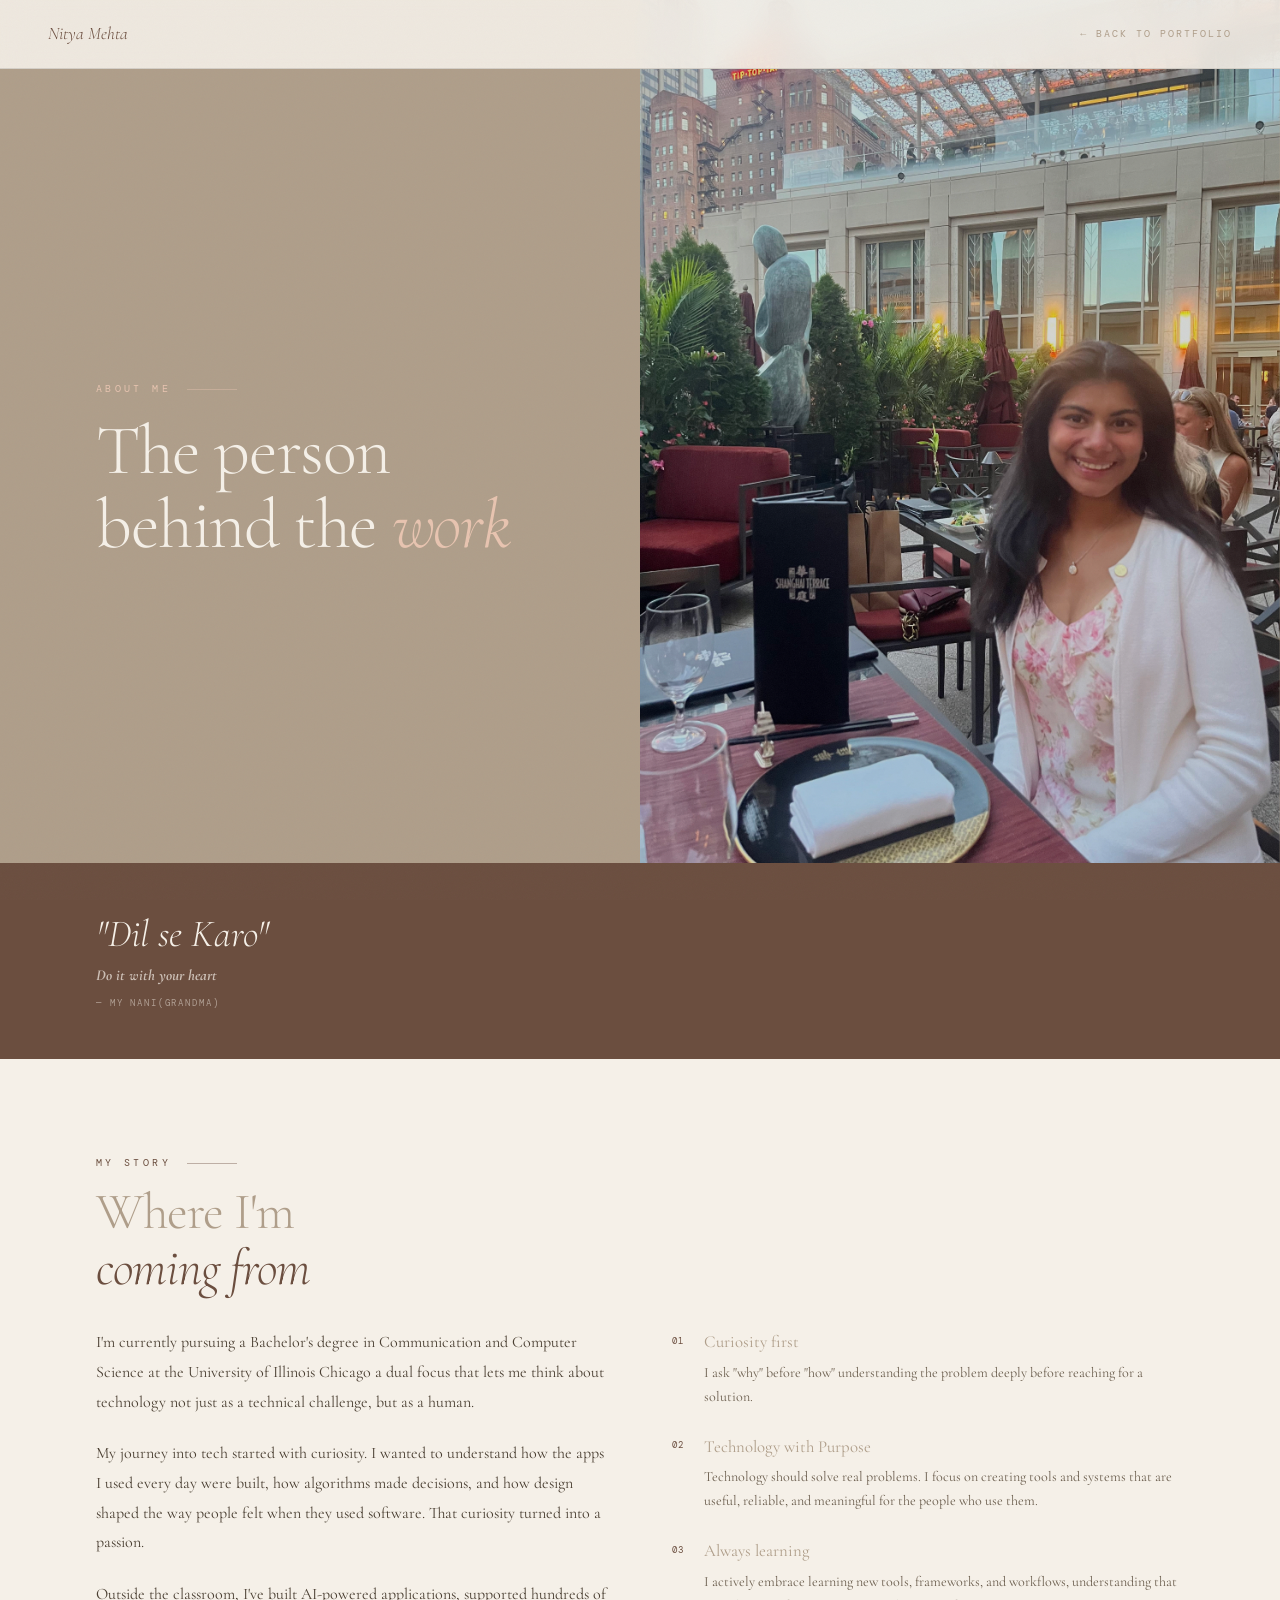
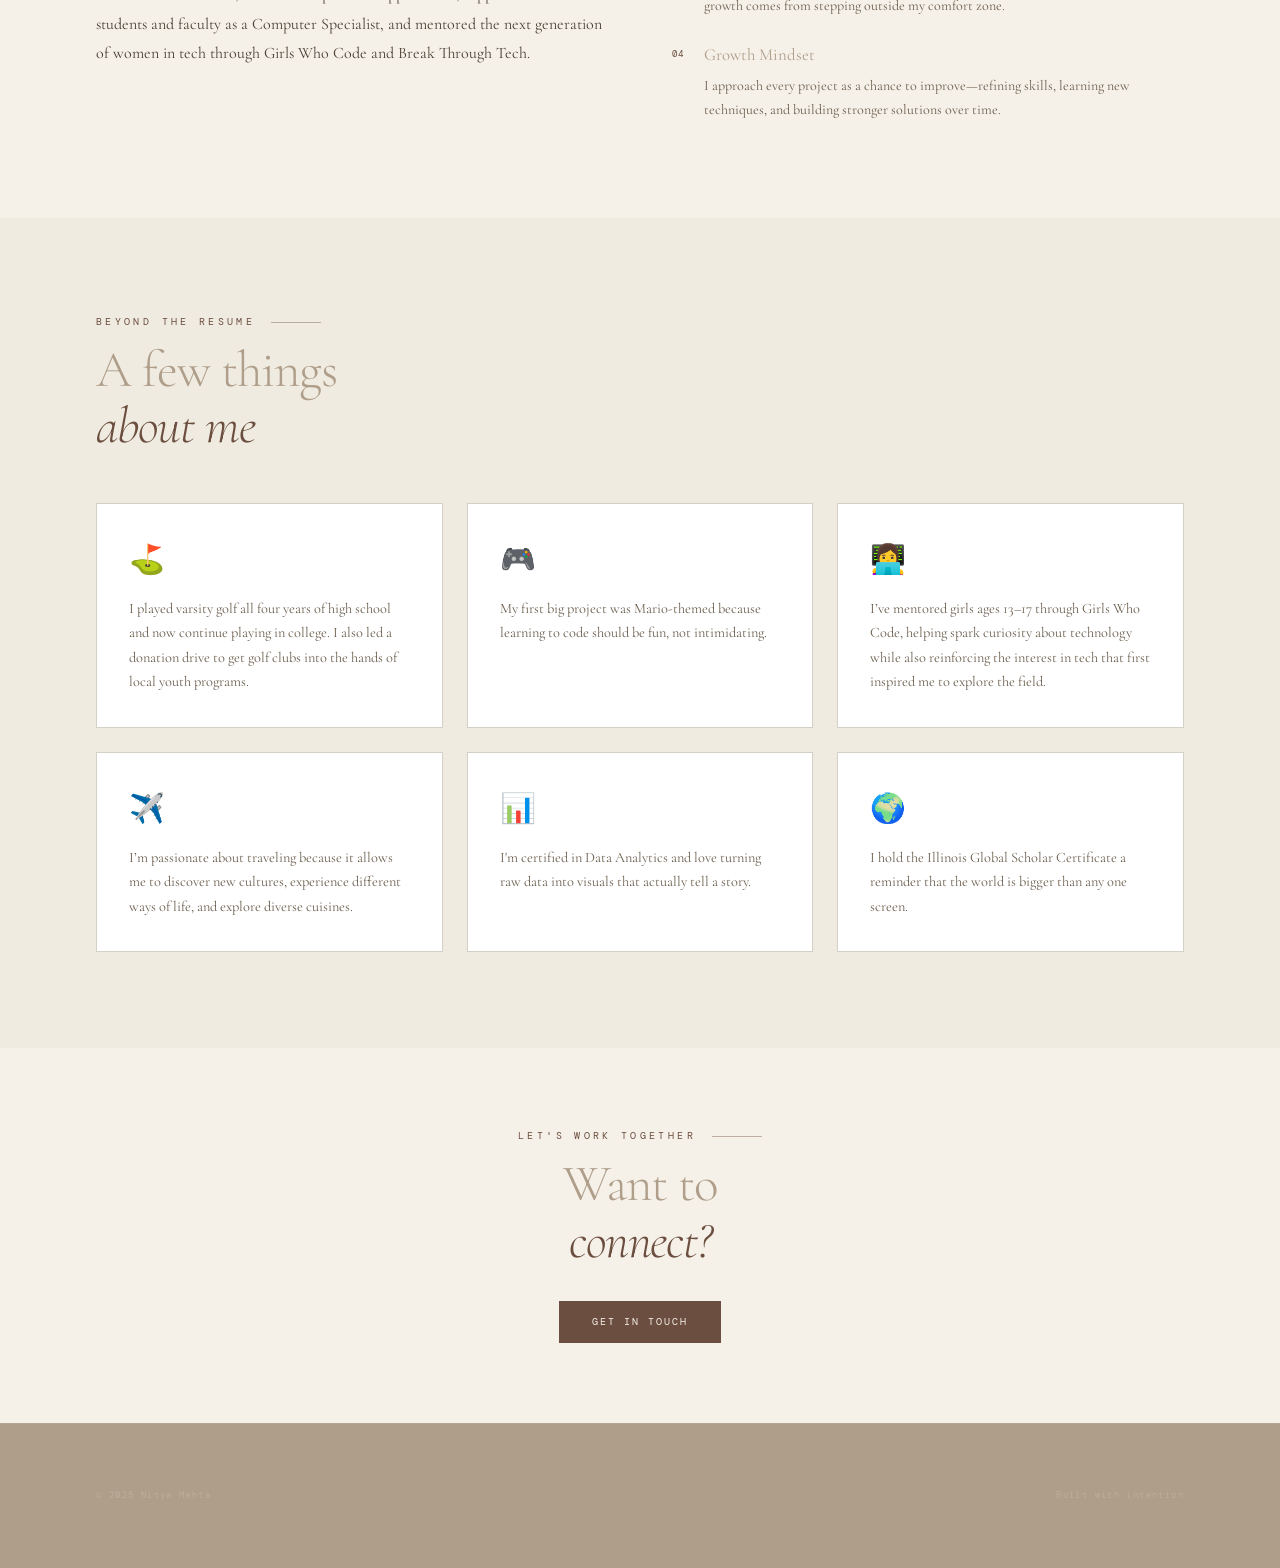
<file: more.html>
<!DOCTYPE HTML>
<html lang="en">
<head>
  <title>About Me — Nitya Mehta</title>
  <meta charset="utf-8" />
  <meta name="viewport" content="width=device-width, initial-scale=1, user-scalable=no" />
  <link href="https://fonts.googleapis.com/css2?family=Cormorant+Garamond:ital,wght@0,300;0,400;0,600;1,300;1,400&family=DM+Mono:wght@300;400&display=swap" rel="stylesheet">
  <style>
    *, *::before, *::after { box-sizing: border-box; margin: 0; padding: 0; }

    :root {
      --cream: #f5f0e8;
      --ink:   #af9e8a;
      --terra: #6b4e3f;
      --blush: #e8c4b0;
      --mist:  #d4cfc7;
      --font-display: 'Cormorant Garamond', Georgia, serif;
      --font-mono:    'DM Mono', monospace;
    }

    html { scroll-behavior: smooth; }

    body {
      background-color: var(--cream);
      color: var(--ink);
      font-family: var(--font-display);
      font-size: 18px;
      line-height: 1.7;
      overflow-x: hidden;
    }

    body::before {
      content: '';
      position: fixed;
      inset: 0;
      pointer-events: none;
      z-index: 9999;
      opacity: 0.03;
      background-image: url("data:image/svg+xml,%3Csvg viewBox='0 0 256 256' xmlns='http://www.w3.org/2000/svg'%3E%3Cfilter id='noise'%3E%3CfeTurbulence type='fractalNoise' baseFrequency='0.9' numOctaves='4' stitchTiles='stitch'/%3E%3C/filter%3E%3Crect width='100%25' height='100%25' filter='url(%23noise)'/%3E%3C/svg%3E");
      background-size: 180px;
    }

    ::-webkit-scrollbar { width: 4px; }
    ::-webkit-scrollbar-track { background: var(--cream); }
    ::-webkit-scrollbar-thumb { background: var(--terra); border-radius: 2px; }

    /* NAV */
    nav {
      position: fixed;
      top: 0; left: 0; right: 0;
      z-index: 100;
      display: flex;
      justify-content: space-between;
      align-items: center;
      padding: 1.2rem 3rem;
      background: rgba(245, 240, 232, 0.9);
      backdrop-filter: blur(12px);
      border-bottom: 1px solid var(--mist);
    }

    .nav-logo {
      font-family: var(--font-display);
      font-size: 1.1rem;
      font-weight: 300;
      font-style: italic;
      color: var(--terra);
      text-decoration: none;
    }

    .nav-back {
      font-family: var(--font-mono);
      font-size: 0.62rem;
      letter-spacing: 0.2em;
      text-transform: uppercase;
      color: var(--ink);
      text-decoration: none;
      transition: color 0.3s;
    }

    .nav-back:hover { color: var(--terra); }

    /* HERO BANNER */
    .about-hero {
      min-height: 55vh;
      background: var(--ink);
      display: grid;
      grid-template-columns: 1fr 1fr;
      overflow: hidden;
    }

    .about-hero-left {
      padding: 10rem 4rem 5rem 6rem;
      display: flex;
      flex-direction: column;
      justify-content: center;
    }

    .page-label {
      font-family: var(--font-mono);
      font-size: 0.6rem;
      letter-spacing: 0.35em;
      text-transform: uppercase;
      color: var(--blush);
      margin-bottom: 1rem;
      display: flex;
      align-items: center;
      gap: 1rem;
      animation: fadeUp 0.7s 0.2s both;
    }

    .page-label::after {
      content: ''; width: 50px; height: 1px;
      background: var(--blush); opacity: 0.4;
    }

    .page-title {
      font-size: clamp(3.5rem, 5.5vw, 6rem);
      font-weight: 300;
      line-height: 1.05;
      letter-spacing: -0.02em;
      color: var(--cream);
      animation: fadeUp 0.7s 0.35s both;
    }

    .page-title em { font-style: italic; color: var(--blush); }

    .about-hero-right {
      position: relative;
      overflow: hidden;
    }

    .about-hero-right img {
      width: 100%;
      height: 100%;
      object-fit: cover;
      object-position: top center;
      opacity: 0;
      animation: fadeIn 1.2s 0.4s forwards;
    }

    /* QUOTE BAND */
    .quote-band {
      background: var(--terra);
      padding: 3rem 6rem;
      display: flex;
      align-items: center;
      gap: 3rem;
    }

    .quote-mark {
      font-size: 6rem;
      line-height: 1;
      color: rgba(245,240,232,0.2);
      font-style: italic;
      flex-shrink: 0;
      margin-top: -1rem;
    }

    .quote-main {
      font-size: clamp(1.8rem, 3vw, 2.8rem);
      font-style: italic;
      font-weight: 300;
      color: var(--cream);
      line-height: 1.2;
    }

    .quote-sub {
      font-size: 0.95rem;
      color: rgba(245,240,232,0.7);
      font-style: italic;
      margin-top: 0.4rem;
    }

    .quote-attr {
      font-family: var(--font-mono);
      font-size: 0.58rem;
      letter-spacing: 0.2em;
      text-transform: uppercase;
      color: rgba(245,240,232,0.5);
      margin-top: 0.4rem;
    }

    /* SECTIONS */
    .content-section {
      padding: 6rem 6rem;
    }

    .content-section.dark {
      background: #f0ebe0;
    }

    .section-label {
      font-family: var(--font-mono);
      font-size: 0.6rem;
      letter-spacing: 0.35em;
      text-transform: uppercase;
      color: var(--terra);
      margin-bottom: 0.75rem;
      display: flex;
      align-items: center;
      gap: 1rem;
    }

    .section-label::after {
      content: ''; width: 50px; height: 1px;
      background: var(--terra); opacity: 0.4;
    }

    .section-title {
      font-size: clamp(2.5rem, 4vw, 4rem);
      font-weight: 300;
      letter-spacing: -0.02em;
      line-height: 1.1;
      margin-bottom: 2rem;
    }

    .section-title em { font-style: italic; color: var(--terra); }

    .two-col {
      display: grid;
      grid-template-columns: 1fr 1fr;
      gap: 4rem;
      align-items: start;
    }

    .body-text p {
      font-size: 1rem;
      color: #4a3f32;
      line-height: 1.85;
      margin-bottom: 1.4rem;
    }

    /* VALUES */
    .values-list {
      display: flex;
      flex-direction: column;
      gap: 1.5rem;
    }

    .value-item {
      display: flex;
      gap: 1.2rem;
      align-items: flex-start;
    }

    .value-num {
      font-family: var(--font-mono);
      font-size: 0.58rem;
      letter-spacing: 0.15em;
      color: var(--terra);
      padding-top: 0.35rem;
      flex-shrink: 0;
    }

    .value-content h4 {
      font-size: 1.05rem;
      font-weight: 400;
      margin-bottom: 0.25rem;
    }

    .value-content p {
      font-size: 0.88rem;
      color: #6b5e4e;
      line-height: 1.7;
    }

    /* FUN FACTS */
    .facts-grid {
      display: grid;
      grid-template-columns: repeat(3, 1fr);
      gap: 1.5rem;
      margin-top: 3rem;
    }

    .fact-card {
      padding: 2rem;
      background: #fff;
      border: 1px solid var(--mist);
      position: relative;
      overflow: hidden;
      transition: transform 0.3s;
    }

    .fact-card:hover { transform: translateY(-4px); }

    .fact-emoji {
      font-size: 1.8rem;
      margin-bottom: 0.75rem;
      display: block;
    }

    .fact-text {
      font-size: 0.9rem;
      color: #6b5e4e;
      line-height: 1.7;
    }

    .fact-card::before {
      content: '';
      position: absolute;
      top: 0; left: 0; right: 0;
      height: 2px;
      background: var(--terra);
      transform: scaleX(0);
      transform-origin: left;
      transition: transform 0.3s;
    }

    .fact-card:hover::before { transform: scaleX(1); }

    /* BTN */
    .btn-primary {
      display: inline-block;
      padding: 0.7rem 2rem;
      background: var(--terra);
      color: var(--cream);
      font-family: var(--font-mono);
      font-size: 0.65rem;
      letter-spacing: 0.2em;
      text-transform: uppercase;
      text-decoration: none;
      border: 1px solid var(--terra);
      transition: all 0.3s;
    }

    .btn-primary:hover {
      background: transparent;
      color: var(--terra);
    }

    /* FOOTER */
    footer {
      background: var(--ink);
      color: var(--cream);
      padding: 4rem 6rem;
      display: flex;
      justify-content: space-between;
      align-items: center;
      border-top: 1px solid rgba(245,240,232,0.06);
      flex-wrap: wrap;
      gap: 1rem;
    }

    .footer-copy {
      font-family: var(--font-mono);
      font-size: 0.58rem;
      letter-spacing: 0.15em;
      color: rgba(245,240,232,0.2);
    }

    /* ANIMATIONS */
    @keyframes fadeUp {
      from { opacity: 0; transform: translateY(20px); }
      to   { opacity: 1; transform: translateY(0); }
    }

    @keyframes fadeIn {
      from { opacity: 0; }
      to   { opacity: 1; }
    }

    .reveal {
      opacity: 0;
      transform: translateY(30px);
      transition: opacity 0.7s ease, transform 0.7s ease;
    }

    .reveal.visible { opacity: 1; transform: translateY(0); }

    /* RESPONSIVE */
    @media (max-width: 900px) {
      .about-hero { grid-template-columns: 1fr; }
      .about-hero-right { height: 40vh; order: -1; }
      .about-hero-left { padding: 8rem 3rem 4rem; }
      .two-col { grid-template-columns: 1fr; gap: 2.5rem; }
      .facts-grid { grid-template-columns: 1fr 1fr; }
      .quote-band { padding: 2.5rem 3rem; flex-direction: column; gap: 1rem; }
      .content-section { padding: 4rem 3rem; }
      footer { padding: 3rem; }
      nav { padding: 1rem 1.5rem; }
    }

    @media (max-width: 560px) {
      .facts-grid { grid-template-columns: 1fr; }
    }
  </style>
</head>
<body>

  <nav>
    <a href="index.html" class="nav-logo">Nitya Mehta</a>
    <a href="index.html" class="nav-back">← Back to Portfolio</a>
  </nav>

  <!-- HERO -->
  <div class="about-hero">
    <div class="about-hero-left">
      <p class="page-label">About Me</p>
      <h1 class="page-title">The person<br>behind the <em>work</em></h1>
    </div>
    <div class="about-hero-right">
      <img src="images/IMG_0746.jpg" alt="Nitya Mehta" />
    </div>
  </div>

  <!-- QUOTE BAND -->
  <div class="quote-band">
    <div>
      <h3 class="quote-main">"Dil se Karo" </h3>
      <h2 class="quote-sub">Do it with your heart</h2>
      <p class="quote-attr">— My Nani(Grandma)</p>
	  
    </div>
  </div>

  <!-- STORY -->
  <div class="content-section reveal">
    <p class="section-label">My Story</p>
    <h2 class="section-title">Where I'm<br><em>coming from</em></h2>
    <div class="two-col">
      <div class="body-text">
        <p>I'm currently pursuing a Bachelor's degree in Communication and Computer Science at the University of Illinois Chicago  a dual focus that lets me think about technology not just as a technical challenge, but as a human.</p>
        <p>My journey into tech started with curiosity. I wanted to understand how the apps I used every day were built, how algorithms made decisions, and how design shaped the way people felt when they used software. That curiosity turned into a passion.</p>
        <p>Outside the classroom, I've built AI-powered applications, supported hundreds of students and faculty as a Computer Specialist, and mentored the next generation of women in tech through Girls Who Code and Break Through Tech.</p>
      </div>
      <div class="values-list">
        <div class="value-item">
          <span class="value-num">01</span>
          <div class="value-content">
            <h4>Curiosity first</h4>
            <p>I ask "why" before "how" understanding the problem deeply before reaching for a solution.</p>
          </div>
        </div>
        <div class="value-item">
          <span class="value-num">02</span>
          <div class="value-content">
            <h4>Technology with Purpose</h4>
            <p>Technology should solve real problems. I focus on creating tools and systems that are useful, reliable, and meaningful for the people who use them.</p>
          </div>
        </div>
        <div class="value-item">
          <span class="value-num">03</span>
          <div class="value-content">
            <h4>Always learning</h4>
            <p>I actively embrace learning new tools, frameworks, and workflows, understanding that growth comes from stepping outside my comfort zone.</p>
          </div>
        </div>
        <div class="value-item">
          <span class="value-num">04</span>
          <div class="value-content">
            <h4>Growth Mindset</h4>
            <p>I approach every project as a chance to improve—refining skills, learning new techniques, and building stronger solutions over time.</p>
          </div>
        </div>
      </div>
    </div>
  </div>

  <!-- FUN FACTS -->
  <div class="content-section dark reveal">
    <p class="section-label">Beyond the Resume</p>
    <h2 class="section-title">A few things<br><em>about me</em></h2>
    <div class="facts-grid">
      <div class="fact-card">
        <span class="fact-emoji">⛳</span>
        <p class="fact-text">I played varsity golf all four years of high school and now continue playing in college. I also led a donation drive to get golf clubs into the hands of local youth programs.</p>
      </div>
      <div class="fact-card">
        <span class="fact-emoji">🎮</span>
        <p class="fact-text">My first big project was Mario-themed because learning to code should be fun, not intimidating.</p>
      </div>
      <div class="fact-card">
        <span class="fact-emoji">👩‍💻</span>
        <p class="fact-text">I’ve mentored girls ages 13–17 through Girls Who Code, helping spark curiosity about technology while also reinforcing the interest in tech that first inspired me to explore the field.</p>
      </div>
      <div class="fact-card">
        <span class="fact-emoji">✈️</span>
        <p class="fact-text">I’m passionate about traveling because it allows me to discover new cultures, experience different ways of life, and explore diverse cuisines.</p>
      </div>
      <div class="fact-card">
        <span class="fact-emoji">📊</span>
        <p class="fact-text">I'm certified in Data Analytics and love turning raw data into visuals that actually tell a story.</p>
      </div>
      <div class="fact-card">
        <span class="fact-emoji">🌍</span>
        <p class="fact-text">I hold the Illinois Global Scholar Certificate  a reminder that the world is bigger than any one screen.</p>
      </div>
    </div>
  </div>

  <!-- CTA -->
  <div class="content-section" style="text-align:center; padding-top: 5rem; padding-bottom: 5rem;">
    <p class="section-label reveal" style="justify-content:center;">Let's work together</p>
    <h2 class="section-title reveal" style="margin-bottom:2rem;">Want to<br><em>connect?</em></h2>
    		<a href="mailto:Nityamehta1424@gmail.com" class="btn-primary reveal">Get In Touch</a>
  </div>

  <footer>
    <span class="footer-copy">&copy; 2025 Nitya Mehta</span>
    <span class="footer-copy">Built with intention</span>
  </footer>

  <script>
    const reveals = document.querySelectorAll('.reveal');
    const observer = new IntersectionObserver((entries) => {
      entries.forEach((entry, i) => {
        if (entry.isIntersecting) {
          setTimeout(() => entry.target.classList.add('visible'), i * 100);
        }
      });
    }, { threshold: 0.1, rootMargin: '0px 0px -60px 0px' });
    reveals.forEach(el => observer.observe(el));
  </script>

</body>
</html>
</file>
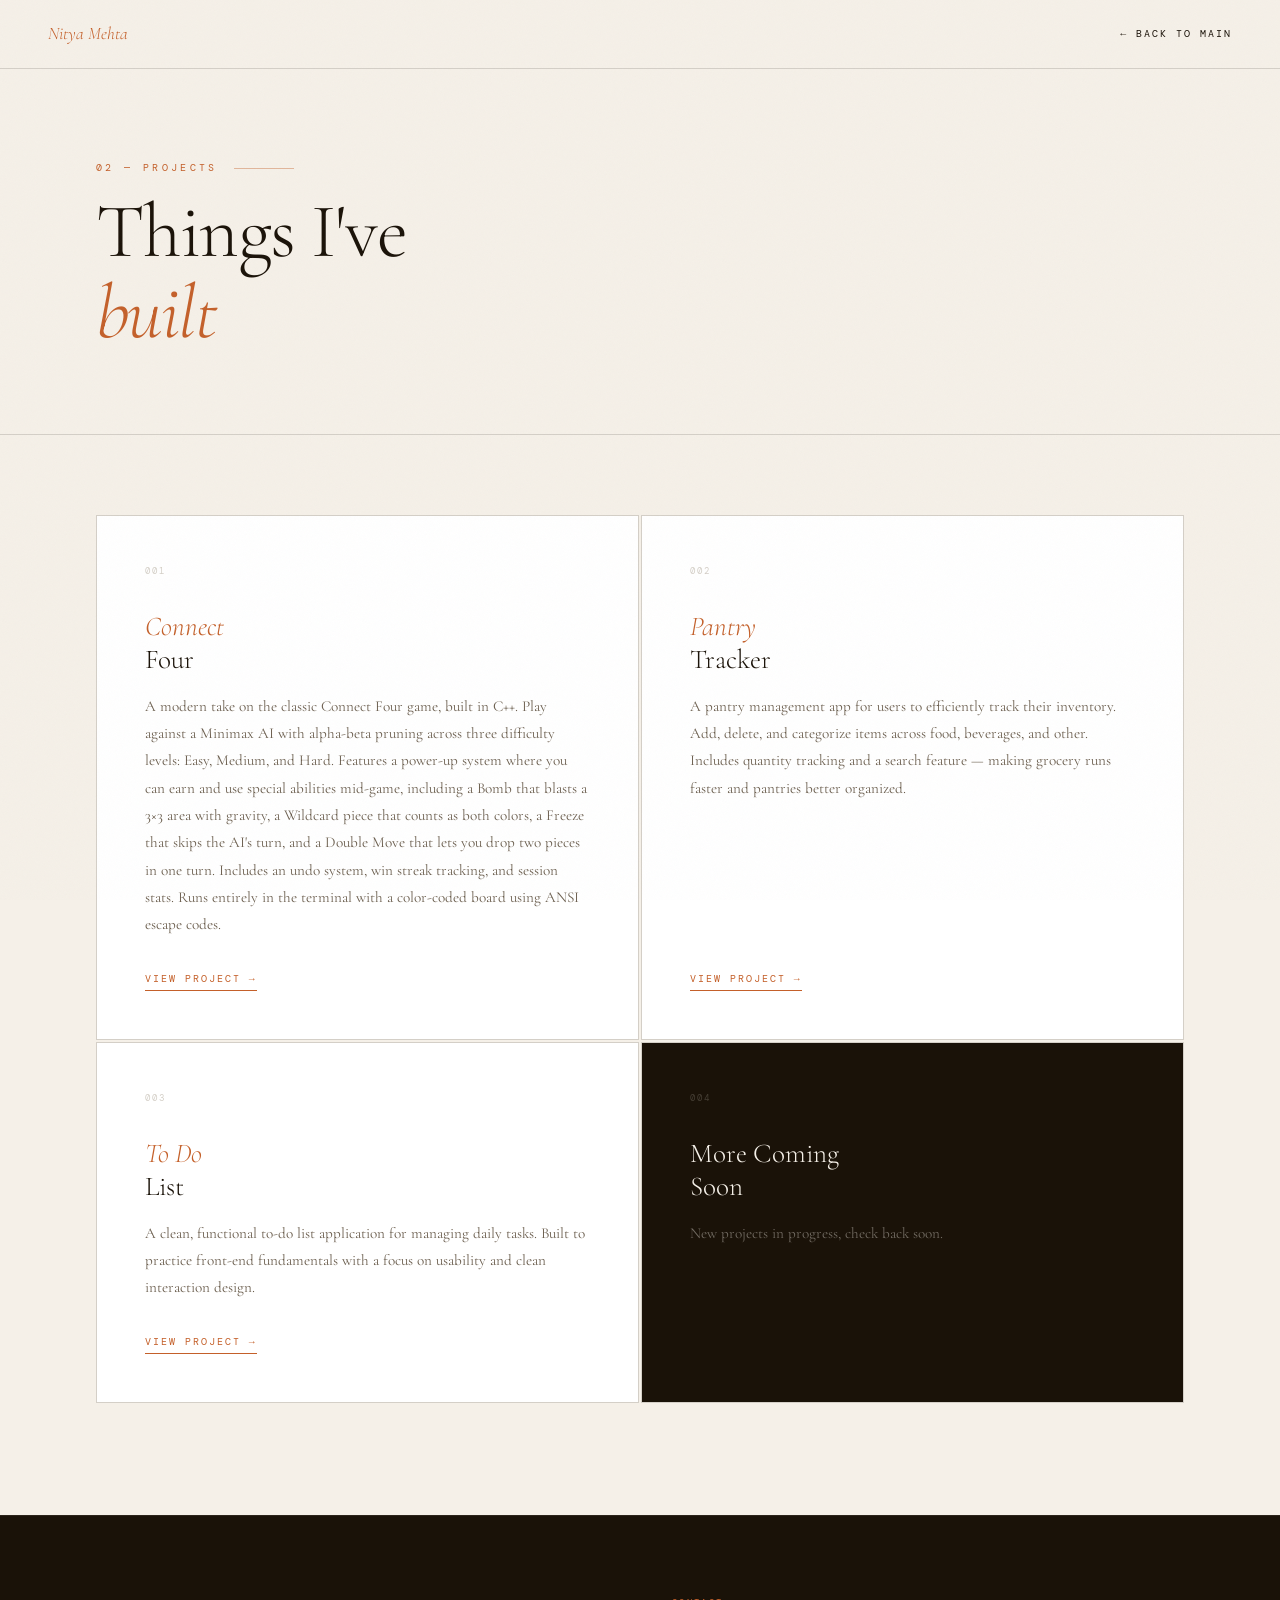
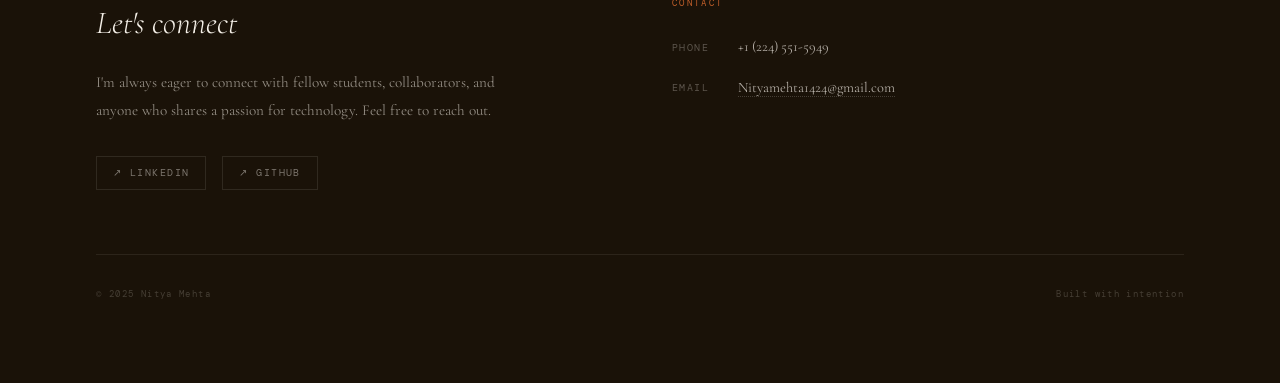
<file: more2.html>
<!DOCTYPE HTML>
<html lang="en">
<head>
  <title>Projects — Nitya Mehta</title>
  <meta charset="utf-8" />
  <meta name="viewport" content="width=device-width, initial-scale=1, user-scalable=no" />
  <link href="https://fonts.googleapis.com/css2?family=Cormorant+Garamond:ital,wght@0,300;0,400;0,600;1,300;1,400&family=DM+Mono:wght@300;400&display=swap" rel="stylesheet">
  <style>
    *, *::before, *::after { box-sizing: border-box; margin: 0; padding: 0; }

    :root {
      --cream: #f5f0e8;
      --ink:   #1a1208;
      --terra: #c4602a;
      --sage:  #4a6741;
      --blush: #e8c4b0;
      --mist:  #d4cfc7;
      --font-display: 'Cormorant Garamond', Georgia, serif;
      --font-mono:    'DM Mono', monospace;
    }

    html { scroll-behavior: smooth; }

    body {
      background-color: var(--cream);
      color: var(--ink);
      font-family: var(--font-display);
      font-size: 18px;
      line-height: 1.7;
      overflow-x: hidden;
    }

    body::before {
      content: '';
      position: fixed;
      inset: 0;
      pointer-events: none;
      z-index: 9999;
      opacity: 0.03;
      background-image: url("data:image/svg+xml,%3Csvg viewBox='0 0 256 256' xmlns='http://www.w3.org/2000/svg'%3E%3Cfilter id='noise'%3E%3CfeTurbulence type='fractalNoise' baseFrequency='0.9' numOctaves='4' stitchTiles='stitch'/%3E%3C/filter%3E%3Crect width='100%25' height='100%25' filter='url(%23noise)'/%3E%3C/svg%3E");
      background-size: 180px;
    }

    ::-webkit-scrollbar { width: 4px; }
    ::-webkit-scrollbar-track { background: var(--cream); }
    ::-webkit-scrollbar-thumb { background: var(--terra); border-radius: 2px; }

    /* NAV */
    nav {
      position: fixed;
      top: 0; left: 0; right: 0;
      z-index: 100;
      display: flex;
      justify-content: space-between;
      align-items: center;
      padding: 1.2rem 3rem;
      background: rgba(245, 240, 232, 0.9);
      backdrop-filter: blur(12px);
      border-bottom: 1px solid var(--mist);
    }

    .nav-logo {
      font-family: var(--font-display);
      font-size: 1.1rem;
      font-weight: 300;
      font-style: italic;
      color: var(--terra);
      text-decoration: none;
    }

    .nav-back {
      font-family: var(--font-mono);
      font-size: 0.62rem;
      letter-spacing: 0.2em;
      text-transform: uppercase;
      color: var(--ink);
      text-decoration: none;
      display: flex;
      align-items: center;
      gap: 0.5rem;
      transition: color 0.3s;
    }

    .nav-back:hover { color: var(--terra); }

    /* PAGE HEADER */
    .page-header {
      padding: 10rem 6rem 5rem;
      border-bottom: 1px solid var(--mist);
    }

    .page-label {
      font-family: var(--font-mono);
      font-size: 0.6rem;
      letter-spacing: 0.35em;
      text-transform: uppercase;
      color: var(--terra);
      margin-bottom: 1rem;
      display: flex;
      align-items: center;
      gap: 1rem;
    }

    .page-label::after {
      content: '';
      width: 60px;
      height: 1px;
      background: var(--terra);
      opacity: 0.4;
    }

    .page-title {
      font-size: clamp(3rem, 6vw, 5.5rem);
      font-weight: 300;
      letter-spacing: -0.02em;
      line-height: 1.05;
    }

    .page-title em { font-style: italic; color: var(--terra); }

    /* PROJECTS GRID */
    .projects-section {
      padding: 5rem 6rem 7rem;
    }

    .projects-grid {
      display: grid;
      grid-template-columns: repeat(2, 1fr);
      gap: 2px;
    }

    .project-card {
      background: #fff;
      padding: 3rem;
      position: relative;
      overflow: hidden;
      border: 1px solid var(--mist);
      transition: transform 0.4s cubic-bezier(0.25, 0.46, 0.45, 0.94);
      display: flex;
      flex-direction: column;
    }

    .project-card::before {
      content: '';
      position: absolute;
      top: 0; left: 0; right: 0;
      height: 3px;
      background: var(--terra);
      transform: scaleX(0);
      transform-origin: left;
      transition: transform 0.4s;
    }

    .project-card:hover { transform: translateY(-5px); }
    .project-card:hover::before { transform: scaleX(1); }

    .project-number {
      font-family: var(--font-mono);
      font-size: 0.58rem;
      letter-spacing: 0.2em;
      color: var(--mist);
      margin-bottom: 2rem;
    }

    .project-name {
      font-size: 1.7rem;
      font-weight: 300;
      line-height: 1.2;
      margin-bottom: 1rem;
    }

    .project-name em { font-style: italic; color: var(--terra); }

    .project-desc {
      font-size: 0.95rem;
      color: #6b5e4e;
      line-height: 1.8;
      flex: 1;
      margin-bottom: 2rem;
    }

    .project-link {
      display: inline-flex;
      align-items: center;
      gap: 0.5rem;
      font-family: var(--font-mono);
      font-size: 0.62rem;
      letter-spacing: 0.2em;
      text-transform: uppercase;
      color: var(--terra);
      text-decoration: none;
      border-bottom: 1px solid var(--terra);
      padding-bottom: 2px;
      width: fit-content;
      transition: gap 0.3s;
    }

    .project-link:hover { gap: 0.9rem; }

    .project-coming {
      background: var(--ink);
      color: var(--cream);
    }

    .project-coming .project-number { color: rgba(245,240,232,0.2); }
    .project-coming .project-name { color: var(--cream); }
    .project-coming .project-desc { color: rgba(245,240,232,0.4); }

    /* FOOTER */
    footer {
      background: var(--ink);
      color: var(--cream);
      padding: 5rem 6rem;
      display: grid;
      grid-template-columns: 1fr 1fr;
      gap: 4rem;
      border-top: 1px solid rgba(245,240,232,0.08);
    }

    .footer-title {
      font-size: 2rem;
      font-weight: 300;
      font-style: italic;
      margin-bottom: 1.2rem;
    }

    .footer-text {
      font-size: 0.95rem;
      color: rgba(245,240,232,0.55);
      line-height: 1.8;
      max-width: 400px;
    }

    .footer-contact-label {
      font-family: var(--font-mono);
      font-size: 0.58rem;
      letter-spacing: 0.25em;
      text-transform: uppercase;
      color: var(--terra);
      margin-bottom: 1.5rem;
    }

    .contact-row {
      display: flex;
      align-items: center;
      gap: 1rem;
      margin-bottom: 1rem;
    }

    .contact-key {
      font-family: var(--font-mono);
      font-size: 0.6rem;
      letter-spacing: 0.15em;
      text-transform: uppercase;
      color: rgba(245,240,232,0.3);
      width: 50px;
    }

    .contact-val {
      font-size: 0.9rem;
      color: rgba(245,240,232,0.7);
    }

    .contact-val a {
      color: inherit;
      text-decoration: none;
      border-bottom: 1px dotted rgba(245,240,232,0.2);
      transition: color 0.3s;
    }

    .contact-val a:hover { color: var(--blush); }

    .social-links {
      display: flex;
      gap: 1rem;
      margin-top: 2rem;
    }

    .social-link {
      font-family: var(--font-mono);
      font-size: 0.6rem;
      letter-spacing: 0.15em;
      text-transform: uppercase;
      color: rgba(245,240,232,0.45);
      text-decoration: none;
      padding: 0.5rem 1rem;
      border: 1px solid rgba(245,240,232,0.1);
      transition: all 0.3s;
    }

    .social-link:hover { border-color: var(--terra); color: var(--blush); }

    .footer-bottom {
      grid-column: 1 / -1;
      padding-top: 2rem;
      border-top: 1px solid rgba(245,240,232,0.08);
      display: flex;
      justify-content: space-between;
    }

    .footer-copy {
      font-family: var(--font-mono);
      font-size: 0.58rem;
      letter-spacing: 0.15em;
      color: rgba(245,240,232,0.2);
    }

    /* ANIMATIONS */
    .reveal {
      opacity: 0;
      transform: translateY(30px);
      transition: opacity 0.7s ease, transform 0.7s ease;
    }
    .reveal.visible { opacity: 1; transform: translateY(0); }

    @keyframes fadeUp {
      from { opacity: 0; transform: translateY(20px); }
      to   { opacity: 1; transform: translateY(0); }
    }

    .page-label { animation: fadeUp 0.7s 0.2s both; }
    .page-title { animation: fadeUp 0.7s 0.4s both; }

    /* RESPONSIVE */
    @media (max-width: 900px) {
      .page-header { padding: 8rem 3rem 4rem; }
      .projects-section { padding: 4rem 3rem 5rem; }
      .projects-grid { grid-template-columns: 1fr; }
      footer { grid-template-columns: 1fr; gap: 2rem; padding: 4rem 3rem; }
      nav { padding: 1rem 1.5rem; }
    }
  </style>
</head>
<body>

  <!-- NAV -->
  <nav>
    <a href="index.html" class="nav-logo">Nitya Mehta</a>
    <a href="index.html" class="nav-back">← Back to Main</a>
  </nav>

  <!-- PAGE HEADER -->
  <div class="page-header">
    <p class="page-label">02 &mdash; Projects</p>
    <h1 class="page-title">Things I've<br><em>built</em></h1>
  </div>

  <!-- PROJECTS -->
  <div class="projects-section">
    <div class="projects-grid">

      <div class="project-card reveal">
        <p class="project-number">001</p>
        <h2 class="project-name"><em>Connect</em><br>Four</h2>
    
        <p class="project-desc">A modern take on the classic Connect Four game, built in C++. Play against a Minimax AI with alpha-beta 
          pruning across three difficulty levels: Easy, Medium, and Hard. Features a power-up system where you can earn and use special abilities 
          mid-game, including a Bomb that blasts a 3×3 area with gravity, a Wildcard piece that counts as both colors, a Freeze that skips the AI's 
          turn, and a Double Move that lets you drop two pieces in one turn. Includes an undo system, win streak tracking, and session stats. Runs 
          entirely in the terminal with a color-coded board using ANSI escape codes.</p>
        <a href="https://nitya-m14.github.io/connectfour/" class="project-link" target="_blank">View Project →</a>
      </div>

      <div class="project-card reveal">
        <p class="project-number">002</p>
        <h2 class="project-name"><em>Pantry</em><br>Tracker</h2>
        <p class="project-desc">A pantry management app for users to efficiently track their inventory. Add, delete, and categorize items across food, beverages, and other. Includes quantity tracking and a search feature — making grocery runs faster and pantries better organized.</p>
        <a href="https://nitya-m14.github.io/pantry-tracker/" class="project-link" target="_blank">View Project →</a>
      </div>

      <div class="project-card reveal">
        <p class="project-number">003</p>
        <h2 class="project-name"><em>To Do</em><br>List</h2>
        <p class="project-desc">A clean, functional to-do list application for managing daily tasks. Built to practice front-end fundamentals with a focus on usability and clean interaction design.</p>
        <a href="https://nitya-m14.github.io/pantry-tracker/" class="project-link" target="_blank">View Project →</a>
      </div>

      <div class="project-card project-coming reveal">
        <p class="project-number">004</p>
        <h2 class="project-name">More Coming<br>Soon</h2>
        <p class="project-desc">New projects in progress, check back soon.</p>
      </div>

    </div>
  </div>

  <!-- FOOTER -->
  <footer>
    <div>
      <h2 class="footer-title">Let's connect</h2>
      <p class="footer-text">I'm always eager to connect with fellow students, collaborators, and anyone who shares a passion for technology. Feel free to reach out.</p>
      <div class="social-links">
        <a href="https://www.linkedin.com/in/nitya-mehta-nm14nm23/" class="social-link" target="_blank">↗ LinkedIn</a>
        <a href="https://nitya-m14.github.io/nitya-mehta14.github.io/" class="social-link" target="_blank">↗ GitHub</a>
      </div>
    </div>
    <div>
      <p class="footer-contact-label">Contact</p>
      <div class="contact-row">
        <span class="contact-key">Phone</span>
        <span class="contact-val">+1 (224) 551-5949</span>
      </div>
      <div class="contact-row">
        <span class="contact-key">Email</span>
        <span class="contact-val"><a href="mailto:Nityamehta1424@gmail.com">Nityamehta1424@gmail.com</a></span>
      </div>
    </div>
    <div class="footer-bottom">
      <span class="footer-copy">&copy; 2025 Nitya Mehta</span>
      <span class="footer-copy">Built with intention</span>
    </div>
  </footer>

  <script>
    const reveals = document.querySelectorAll('.reveal');
    const observer = new IntersectionObserver((entries) => {
      entries.forEach((entry, i) => {
        if (entry.isIntersecting) {
          setTimeout(() => entry.target.classList.add('visible'), i * 100);
        }
      });
    }, { threshold: 0.1, rootMargin: '0px 0px -60px 0px' });
    reveals.forEach(el => observer.observe(el));
  </script>

</body>
</html>
</file>
